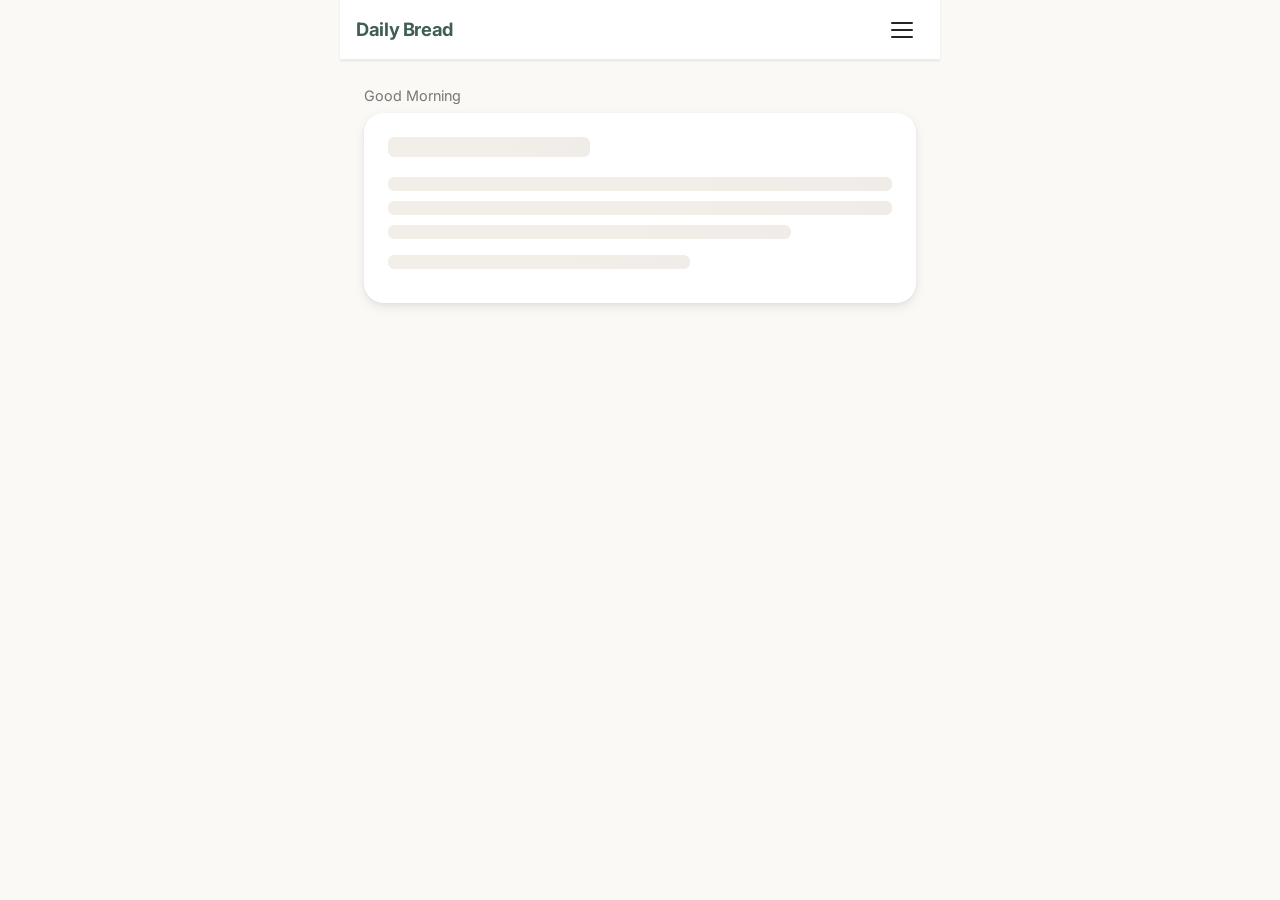
<file: index.html>
<!DOCTYPE html>
<html lang="en">
<head>
  <meta charset="UTF-8">
  <meta name="viewport" content="width=device-width, initial-scale=1.0">
  <meta name="description" content="Daily Bread — A fresh Biblical message every day. Read today's verse, devotional, or prayer.">
  <meta name="theme-color" content="#3F5F52">
  <title>Daily Bread — Today's Message</title>

  <!-- Fonts -->
  <link rel="preconnect" href="https://fonts.googleapis.com">
  <link rel="preconnect" href="https://fonts.gstatic.com" crossorigin>
  <link href="https://fonts.googleapis.com/css2?family=Inter:wght@300;400;500;600;700&family=Noto+Sans+Malayalam:wght@300;400;500;600;700&display=swap" rel="stylesheet">

  <!-- Styles -->
  <link rel="stylesheet" href="css/main.css">
  <link rel="stylesheet" href="css/components.css">

  <!-- Mobile & PWA -->
  <meta name="mobile-web-app-capable" content="yes">
  <meta name="apple-mobile-web-app-capable" content="yes">
  <meta name="apple-mobile-web-app-status-bar-style" content="default">
  <link rel="icon" type="image/png" href="assets/favicon.png">
  <link rel="apple-touch-icon" href="assets/apple-touch-icon.png">
  <link rel="manifest" href="manifest.json">
</head>
<body data-page="home">

  <!-- ─── Drawer Overlay ───────────────────────────────────────── -->
  <div class="drawer-overlay" id="drawer-overlay" role="presentation"></div>

  <!-- ─── Navigation Drawer ───────────────────────────────────── -->
  <nav class="drawer" id="app-drawer" role="navigation" aria-label="Main navigation">
    <div class="drawer-header">
      <div class="drawer-logo" data-i18n="appName">Daily Bread</div>
      <div class="drawer-tagline" data-i18n="tagline">God's Word, Every Day</div>
    </div>

    <ul class="drawer-nav" style="list-style:none">
      <li>
        <a href="index.html" data-nav="home" class="active" aria-current="page">
          <span class="nav-icon">🏠</span>
          <span data-i18n="home">Home</span>
        </a>
      </li>
      <li>
        <a href="counselling.html" data-nav="counselling">
          <span class="nav-icon">🕊️</span>
          <span data-i18n="counselling">Counselling</span>
        </a>
      </li>

      <li><div class="drawer-divider"></div></li>

      <li>
        <a href="#" onclick="return false;" style="cursor:default; padding-bottom:6px;">
          <span class="nav-icon">🌐</span>
          <span data-i18n="language">Language</span>
        </a>
        <div class="lang-toggle" style="padding: 0 24px 14px">
          <button class="lang-btn active" data-lang="en" onclick="window.switchLanguage('en')">English</button>
          <button class="lang-btn" data-lang="ml" onclick="window.switchLanguage('ml')">മലയാളം</button>
        </div>
      </li>

      <li>
        <a href="about.html" data-nav="about">
          <span class="nav-icon">ℹ️</span>
          <span data-i18n="about">About</span>
        </a>
      </li>
    </ul>

    <div class="drawer-footer">
      <p style="font-size:0.75rem;color:var(--text-light);text-align:center">
        Daily Bread © 2026
      </p>
    </div>
  </nav>

  <!-- ─── App Wrapper ──────────────────────────────────────────── -->
  <div class="app-wrapper">

    <!-- ─── Header ──────────────────────────────────────────────── -->
    <header class="app-header">
      <div class="logo" data-i18n="appName">Daily Bread</div>
      <button
        class="hamburger-btn"
        id="hamburger-btn"
        aria-label="Open navigation menu"
        aria-expanded="false"
        aria-controls="app-drawer"
      >
        <span></span>
        <span></span>
        <span></span>
      </button>
    </header>

    <!-- ─── Page Content ─────────────────────────────────────────── -->
    <main class="page-content">

      <!-- Notification Permission Banner -->
      <div class="notif-banner hidden" id="notif-permission-banner" role="complementary" aria-label="Notification permission">
        <div class="notif-banner-icon">🙏</div>
        <div class="notif-banner-text">
          <strong data-i18n="allowNotif">Prayer Reminders</strong>
          <p data-i18n="allowNotifSub">Allow notifications to receive the daily prayer reminder.</p>
        </div>
        <button class="notif-allow-btn" id="notif-allow-btn" data-i18n="allow">Allow</button>
        <button class="notif-dismiss-btn" id="notif-dismiss-btn" aria-label="Dismiss">✕</button>
      </div>

      <!-- Prayer Banner (shown during active prayer window) -->
      <div class="prayer-banner hidden" id="prayer-banner" role="complementary" aria-label="Prayer time">
        <div class="prayer-banner-icon">🙏</div>
        <div class="prayer-banner-text">
          <h3 data-i18n="prayerTitle">Prayer Time</h3>
          <p data-i18n="prayerBody">Take a moment to pause, pray, and be still.</p>
        </div>
        <button class="prayer-banner-close" id="prayer-dismiss" aria-label="Dismiss prayer banner">✕</button>
      </div>

      <!-- Greeting -->
      <p class="greeting" id="greeting">Good Evening</p>

      <!-- Message Container (dynamically populated) -->
      <div id="message-container" aria-live="polite" aria-label="Daily message">
        <!-- Skeleton shown while loading -->
        <div class="skeleton-card">
          <div class="skeleton skeleton-line w-40 h-20" style="margin-bottom:20px"></div>
          <div class="skeleton skeleton-line w-100"></div>
          <div class="skeleton skeleton-line w-100"></div>
          <div class="skeleton skeleton-line w-80"></div>
          <div class="skeleton skeleton-line w-60" style="margin-top:16px"></div>
        </div>
      </div>

    </main>
  </div>

  <!-- ─── App Script ────────────────────────────────────────────── -->
  <script type="module" src="js/app.js"></script>
</body>
</html>
</file>
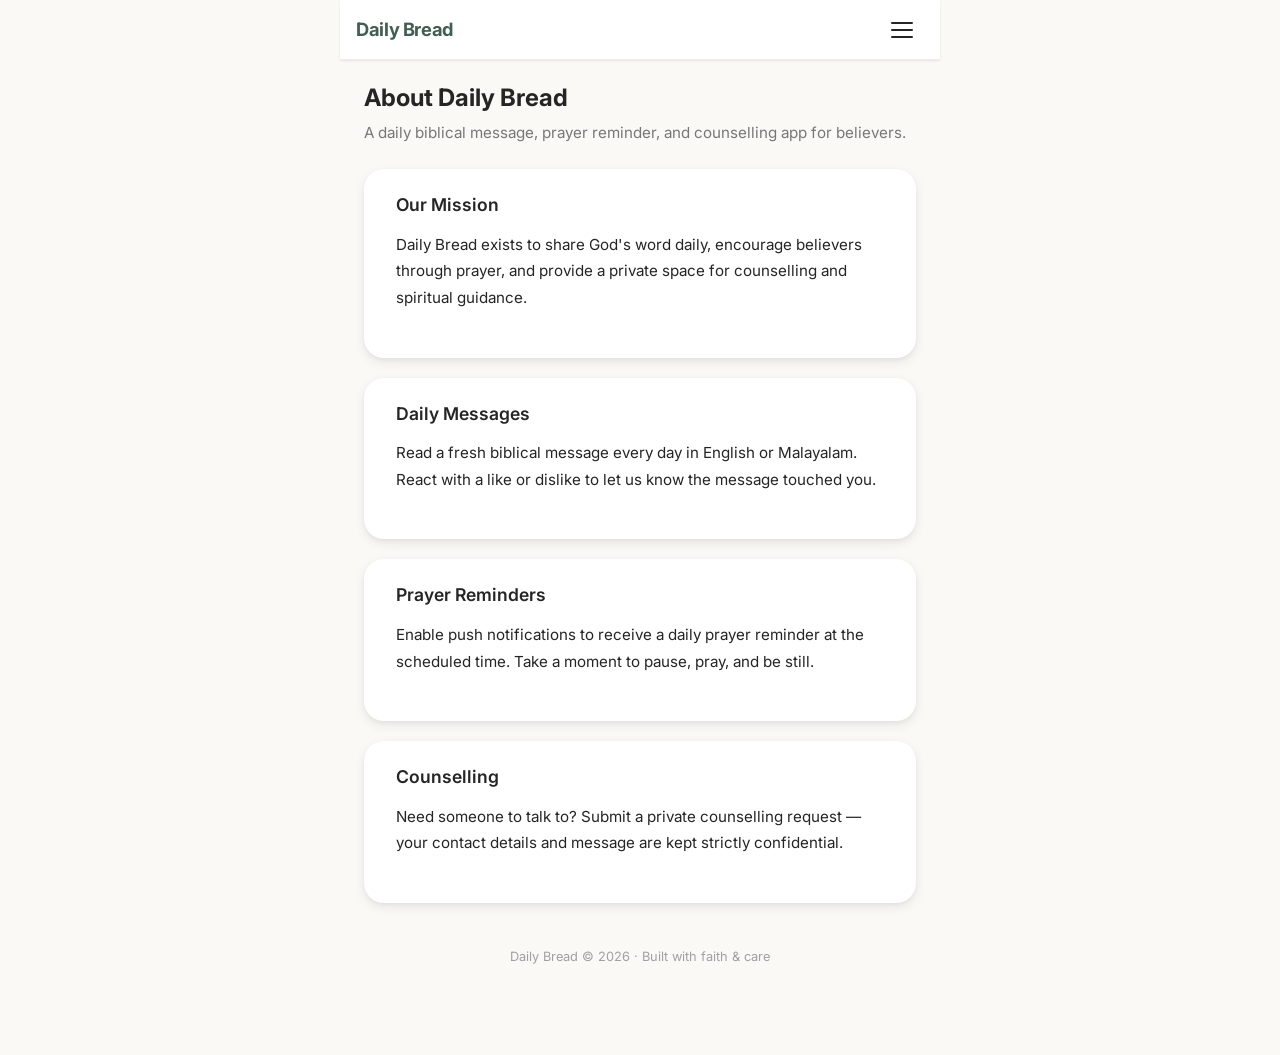
<file: about.html>
<!DOCTYPE html>
<html lang="en">
<head>
  <meta charset="UTF-8">
  <meta name="viewport" content="width=device-width, initial-scale=1.0">
  <meta name="description" content="Daily Bread — About. A daily biblical message, counselling, and prayer reminder app.">
  <meta name="theme-color" content="#3F5F52">
  <title>Daily Bread — About</title>

  <!-- Fonts -->
  <link rel="preconnect" href="https://fonts.googleapis.com">
  <link rel="preconnect" href="https://fonts.gstatic.com" crossorigin>
  <link href="https://fonts.googleapis.com/css2?family=Inter:wght@300;400;500;600;700&family=Noto+Sans+Malayalam:wght@300;400;500;600;700&display=swap" rel="stylesheet">

  <!-- Styles -->
  <link rel="stylesheet" href="css/main.css">
  <link rel="stylesheet" href="css/components.css">

  <!-- Mobile & PWA -->
  <meta name="mobile-web-app-capable" content="yes">
  <meta name="apple-mobile-web-app-capable" content="yes">
  <meta name="apple-mobile-web-app-status-bar-style" content="default">
  <link rel="icon" type="image/png" href="assets/favicon.png">
  <link rel="apple-touch-icon" href="assets/apple-touch-icon.png">
  <link rel="manifest" href="manifest.json">
</head>
<body data-page="about">

  <!-- ─── Drawer Overlay ───────────────────────────────────────── -->
  <div class="drawer-overlay" id="drawer-overlay" role="presentation"></div>

  <!-- ─── Navigation Drawer ───────────────────────────────────── -->
  <nav class="drawer" id="app-drawer" role="navigation" aria-label="Main navigation">
    <div class="drawer-header">
      <div class="drawer-logo" data-i18n="appName">Daily Bread</div>
      <div class="drawer-tagline" data-i18n="tagline">God's Word, Every Day</div>
    </div>

    <ul class="drawer-nav" style="list-style:none">
      <li>
        <a href="index.html" data-nav="home">
          <span class="nav-icon">🏠</span>
          <span data-i18n="home">Home</span>
        </a>
      </li>
      <li>
        <a href="counselling.html" data-nav="counselling">
          <span class="nav-icon">🕊️</span>
          <span data-i18n="counselling">Counselling</span>
        </a>
      </li>

      <li><div class="drawer-divider"></div></li>

      <li>
        <a href="#" onclick="return false;" style="cursor:default; padding-bottom:6px;">
          <span class="nav-icon">🌐</span>
          <span data-i18n="language">Language</span>
        </a>
        <div class="lang-toggle" style="padding: 0 24px 14px">
          <button class="lang-btn active" data-lang="en" onclick="window.switchLanguage('en')">English</button>
          <button class="lang-btn" data-lang="ml" onclick="window.switchLanguage('ml')">മലയാളം</button>
        </div>
      </li>

      <li>
        <a href="about.html" data-nav="about" class="active" aria-current="page">
          <span class="nav-icon">ℹ️</span>
          <span data-i18n="about">About</span>
        </a>
      </li>
    </ul>

    <div class="drawer-footer">
      <p style="font-size:0.75rem;color:var(--text-light);text-align:center">
        Daily Bread © 2026
      </p>
    </div>
  </nav>

  <!-- ─── App Wrapper ──────────────────────────────────────────── -->
  <div class="app-wrapper">

    <!-- ─── Header ──────────────────────────────────────────────── -->
    <header class="app-header">
      <div class="logo" data-i18n="appName">Daily Bread</div>
      <button
        class="hamburger-btn"
        id="hamburger-btn"
        aria-label="Open navigation menu"
        aria-expanded="false"
        aria-controls="app-drawer"
      >
        <span></span>
        <span></span>
        <span></span>
      </button>
    </header>

    <!-- ─── Page Content ─────────────────────────────────────────── -->
    <main class="page-content">

      <div class="counselling-header">
        <h1 data-i18n="aboutTitle">About Daily Bread</h1>
        <p data-i18n="aboutTagline">A daily biblical message, prayer reminder, and counselling app for believers.</p>
      </div>

      <div class="message-card" style="margin-top: 0;">
        <div class="message-body">
          <h2 class="message-title" style="font-size:1.1rem;" data-i18n="aboutMissionTitle">Our Mission</h2>
          <p class="message-content" style="font-size:0.95rem;" data-i18n="aboutMissionBody">
            Daily Bread exists to share God's word daily, encourage believers through prayer, and provide a private space for counselling and spiritual guidance.
          </p>
        </div>
      </div>

      <div class="message-card">
        <div class="message-body">
          <h2 class="message-title" style="font-size:1.1rem;" data-i18n="aboutMessagesTitle">Daily Messages</h2>
          <p class="message-content" style="font-size:0.95rem;" data-i18n="aboutMessagesBody">
            Read a fresh biblical message every day in English or Malayalam. React with a like or dislike to let us know the message touched you.
          </p>
        </div>
      </div>

      <div class="message-card">
        <div class="message-body">
          <h2 class="message-title" style="font-size:1.1rem;" data-i18n="aboutPrayerTitle">Prayer Reminders</h2>
          <p class="message-content" style="font-size:0.95rem;" data-i18n="aboutPrayerBody">
            Enable push notifications to receive a daily prayer reminder at the scheduled time. Take a moment to pause, pray, and be still.
          </p>
        </div>
      </div>

      <div class="message-card">
        <div class="message-body">
          <h2 class="message-title" style="font-size:1.1rem;" data-i18n="aboutCounsellingTitle">Counselling</h2>
          <p class="message-content" style="font-size:0.95rem;" data-i18n="aboutCounsellingBody">
            Need someone to talk to? Submit a private counselling request — your contact details and message are kept strictly confidential.
          </p>
        </div>
      </div>

      <div style="text-align:center; padding: 24px 0 8px; color: var(--text-light); font-size: 0.8rem;">
        Daily Bread © 2026 · Built with faith &amp; care
      </div>

    </main>
  </div>

  <!-- ─── App Script ────────────────────────────────────────────── -->
  <script type="module" src="js/app.js"></script>
</body>
</html>
</file>
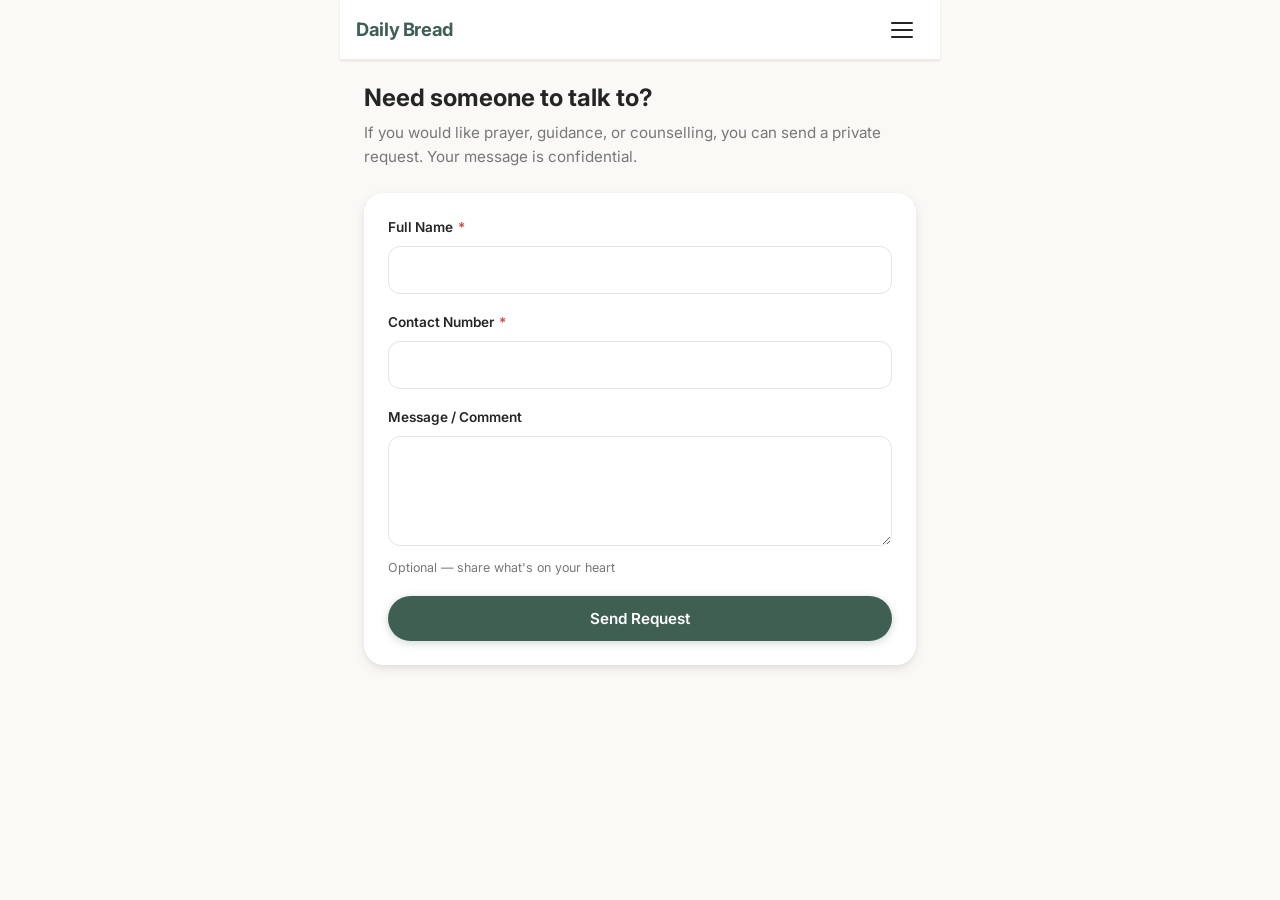
<file: counselling.html>
<!DOCTYPE html>
<html lang="en">
<head>
  <meta charset="UTF-8">
  <meta name="viewport" content="width=device-width, initial-scale=1.0">
  <meta name="description" content="Daily Bread — Counselling. Submit a private prayer or counselling request.">
  <meta name="theme-color" content="#3F5F52">
  <title>Daily Bread — Counselling</title>

  <link rel="preconnect" href="https://fonts.googleapis.com">
  <link rel="preconnect" href="https://fonts.gstatic.com" crossorigin>
  <link href="https://fonts.googleapis.com/css2?family=Inter:wght@300;400;500;600;700&family=Noto+Sans+Malayalam:wght@300;400;500;600;700&display=swap" rel="stylesheet">

  <link rel="stylesheet" href="css/main.css">
  <link rel="stylesheet" href="css/components.css">

  <!-- Mobile & PWA -->
  <meta name="mobile-web-app-capable" content="yes">
  <meta name="apple-mobile-web-app-capable" content="yes">
  <meta name="apple-mobile-web-app-status-bar-style" content="default">
  <link rel="icon" type="image/png" href="assets/favicon.png">
  <link rel="apple-touch-icon" href="assets/apple-touch-icon.png">
  <link rel="manifest" href="manifest.json">
</head>
<body data-page="counselling">

  <!-- Drawer Overlay -->
  <div class="drawer-overlay" id="drawer-overlay"></div>

  <!-- Navigation Drawer -->
  <nav class="drawer" id="app-drawer" role="navigation" aria-label="Main navigation">
    <div class="drawer-header">
      <div class="drawer-logo" data-i18n="appName">Daily Bread</div>
      <div class="drawer-tagline" data-i18n="tagline">God's Word, Every Day</div>
    </div>
    <ul class="drawer-nav" style="list-style:none">
      <li>
        <a href="index.html" data-nav="home">
          <span class="nav-icon">🏠</span>
          <span data-i18n="home">Home</span>
        </a>
      </li>
      <li>
        <a href="counselling.html" data-nav="counselling" class="active" aria-current="page">
          <span class="nav-icon">🕊️</span>
          <span data-i18n="counselling">Counselling</span>
        </a>
      </li>
      <li><div class="drawer-divider"></div></li>
      <li>
        <a href="#" onclick="return false;" style="cursor:default;padding-bottom:6px">
          <span class="nav-icon">🌐</span>
          <span data-i18n="language">Language</span>
        </a>
        <div class="lang-toggle" style="padding:0 24px 14px">
          <button class="lang-btn active" data-lang="en" onclick="window.switchLanguage('en')">English</button>
          <button class="lang-btn" data-lang="ml" onclick="window.switchLanguage('ml')">മലയാളം</button>
        </div>
      </li>
      <li>
        <a href="about.html" data-nav="about">
          <span class="nav-icon">ℹ️</span>
          <span data-i18n="about">About</span>
        </a>
      </li>
    </ul>
    <div class="drawer-footer">
      <p style="font-size:0.75rem;color:var(--text-light);text-align:center">Daily Bread © 2026</p>
    </div>
  </nav>

  <!-- App Wrapper -->
  <div class="app-wrapper">

    <!-- Header -->
    <header class="app-header">
      <div class="logo" data-i18n="appName">Daily Bread</div>
      <button class="hamburger-btn" id="hamburger-btn" aria-label="Open navigation menu" aria-expanded="false" aria-controls="app-drawer">
        <span></span>
        <span></span>
        <span></span>
      </button>
    </header>

    <!-- Page Content -->
    <main class="page-content">

      <!-- Counselling Header -->
      <div class="counselling-header">
        <h1 data-i18n="counsellingTitle">Need someone to talk to?</h1>
        <p data-i18n="counsellingDesc">If you would like prayer, guidance, or counselling, you can send a private request. Your message is confidential.</p>
      </div>

      <!-- Success Screen (hidden by default) -->
      <div class="success-screen" id="success-screen" aria-live="polite">
        <span class="success-icon">✅</span>
        <h2 data-i18n="successTitle">Request Submitted</h2>
        <p data-i18n="successMsg">Thank you for reaching out. Your request has been submitted. Someone will get in touch with you soon.</p>
        <button class="btn btn-outline" id="send-another-btn" data-i18n="sendAnother">Send Another Request</button>
      </div>

      <!-- Counselling Form Card -->
      <div class="counselling-card" id="form-card">
        <form id="counselling-form" novalidate>

          <!-- Full Name -->
          <div class="form-group">
            <label class="form-label" for="full-name">
              <span data-i18n="fullName">Full Name</span>
              <span class="form-required" aria-hidden="true">*</span>
            </label>
            <input
              class="form-input"
              type="text"
              id="full-name"
              name="full_name"
              autocomplete="name"
              required
              maxlength="100"
              aria-required="true"
              aria-describedby="full-name-error"
            >
            <div class="form-error-msg" id="full-name-error" role="alert"></div>
          </div>

          <!-- Contact Number -->
          <div class="form-group">
            <label class="form-label" for="contact-number">
              <span data-i18n="contactNumber">Contact Number</span>
              <span class="form-required" aria-hidden="true">*</span>
            </label>
            <input
              class="form-input"
              type="tel"
              id="contact-number"
              name="contact_number"
              autocomplete="tel"
              required
              maxlength="20"
              aria-required="true"
              aria-describedby="contact-number-error"
            >
            <div class="form-error-msg" id="contact-number-error" role="alert"></div>
          </div>

          <!-- Message / Comment (optional) -->
          <div class="form-group">
            <label class="form-label" for="comment">
              <span data-i18n="messageComment">Message / Comment</span>
            </label>
            <textarea
              class="form-textarea"
              id="comment"
              name="comment"
              maxlength="2000"
              aria-describedby="comment-hint"
            ></textarea>
            <div class="form-hint" id="comment-hint" data-i18n="messageOptional">
              Optional — share what's on your heart
            </div>
          </div>

          <!-- Submit Button -->
          <button class="btn btn-primary btn-full" type="submit" id="submit-btn">
            <span id="submit-spinner" style="display:none" class="spinner" aria-hidden="true"></span>
            <span id="submit-btn-text" data-i18n="sendRequest">Send Request</span>
          </button>

        </form>
      </div>

    </main>
  </div>

  <script type="module" src="js/app.js"></script>
</body>
</html>
</file>
<file: css/main.css>
/* ============================================================
   Daily Bread — Viewer App — Main CSS
   Design System: Minimal, Peaceful, Christian, Modern
   ============================================================ */

@import url('https://fonts.googleapis.com/css2?family=Inter:wght@300;400;500;600;700&family=Noto+Sans+Malayalam:wght@300;400;500;600;700&display=swap');

/* ─── CSS Custom Properties ─────────────────────────────────── */
:root {
  --bg:           #FAF9F6;
  --bg-alt:       #F2EFE9;
  --primary:      #3F5F52;
  --primary-dark: #2E4A3E;
  --primary-light:#5A8070;
  --secondary:    #D8C7A3;
  --secondary-dark:#C4AF88;
  --text:         #252525;
  --text-muted:   #777777;
  --text-light:   #A0A0A0;
  --card-bg:      #FFFFFF;
  --border:       #E8E4DE;
  --border-light: #F0EDE8;
  --error:        #C94C4C;
  --error-bg:     #FFF5F5;
  --success:      #4D8B5B;
  --success-bg:   #F0F7F1;
  --like-color:   #4D8B5B;
  --dislike-color:#C94C4C;
  --shadow-sm:    0 1px 3px rgba(0,0,0,0.06), 0 1px 2px rgba(0,0,0,0.04);
  --shadow-md:    0 4px 12px rgba(0,0,0,0.08), 0 2px 4px rgba(0,0,0,0.04);
  --shadow-lg:    0 10px 30px rgba(0,0,0,0.10), 0 4px 8px rgba(0,0,0,0.05);
  --radius-sm:    6px;
  --radius-md:    12px;
  --radius-lg:    20px;
  --radius-full:  9999px;
  --transition:   0.2s ease;
  --font-en:      'Inter', system-ui, sans-serif;
  --font-ml:      'Noto Sans Malayalam', 'Inter', sans-serif;
  --header-h:     60px;
}

/* ─── Reset & Base ──────────────────────────────────────────── */
*, *::before, *::after { box-sizing: border-box; margin: 0; padding: 0; }

html {
  font-size: 16px;
  scroll-behavior: smooth;
  -webkit-text-size-adjust: 100%;
}

body {
  font-family: var(--font-en);
  background-color: var(--bg);
  color: var(--text);
  line-height: 1.6;
  min-height: 100vh;
  overflow-x: hidden;
}

body.lang-ml { font-family: var(--font-ml); }

img { max-width: 100%; height: auto; display: block; }
a { color: var(--primary); text-decoration: none; }
a:hover { text-decoration: underline; }
button { cursor: pointer; border: none; background: none; font-family: inherit; }
input, textarea, select { font-family: inherit; }

/* ─── Typography ────────────────────────────────────────────── */
h1 { font-size: 1.75rem; font-weight: 700; line-height: 1.2; }
h2 { font-size: 1.4rem;  font-weight: 600; line-height: 1.3; }
h3 { font-size: 1.15rem; font-weight: 600; line-height: 1.4; }
p  { font-size: 1rem; color: var(--text); }

/* ─── Layout ────────────────────────────────────────────────── */
.app-wrapper {
  display: flex;
  flex-direction: column;
  min-height: 100vh;
  max-width: 600px;
  margin: 0 auto;
  position: relative;
}

.page-content {
  flex: 1;
  padding: 0 16px 80px;
  padding-top: calc(var(--header-h) + 16px);
}

/* ─── Header ────────────────────────────────────────────────── */
.app-header {
  position: fixed;
  top: 0;
  left: 50%;
  transform: translateX(-50%);
  width: 100%;
  max-width: 600px;
  height: var(--header-h);
  background: var(--card-bg);
  border-bottom: 1px solid var(--border-light);
  display: flex;
  align-items: center;
  justify-content: space-between;
  padding: 0 16px;
  z-index: 100;
  box-shadow: var(--shadow-sm);
}

.app-header .logo {
  font-size: 1.15rem;
  font-weight: 700;
  color: var(--primary);
  letter-spacing: -0.02em;
}

.hamburger-btn {
  width: 44px;
  height: 44px;
  display: flex;
  flex-direction: column;
  justify-content: center;
  align-items: center;
  gap: 5px;
  border-radius: var(--radius-sm);
  transition: background var(--transition);
}
.hamburger-btn:hover { background: var(--bg-alt); }
.hamburger-btn span {
  display: block;
  width: 22px;
  height: 2px;
  background: var(--text);
  border-radius: 2px;
  transition: transform var(--transition), opacity var(--transition);
}

/* ─── Drawer Overlay ────────────────────────────────────────── */
.drawer-overlay {
  position: fixed;
  inset: 0;
  background: rgba(0,0,0,0.4);
  z-index: 200;
  opacity: 0;
  pointer-events: none;
  transition: opacity 0.25s ease;
}
.drawer-overlay.open { opacity: 1; pointer-events: all; }

.drawer {
  position: fixed;
  top: 0;
  left: 0;
  bottom: 0;
  width: 280px;
  background: var(--card-bg);
  z-index: 201;
  transform: translateX(-100%);
  transition: transform 0.28s cubic-bezier(0.4, 0, 0.2, 1);
  display: flex;
  flex-direction: column;
  overflow-y: auto;
}
.drawer.open { transform: translateX(0); }

.drawer-header {
  padding: 40px 24px 20px;
  border-bottom: 1px solid var(--border-light);
}
.drawer-header .drawer-logo {
  font-size: 1.3rem;
  font-weight: 700;
  color: var(--primary);
}
.drawer-header .drawer-tagline {
  font-size: 0.8rem;
  color: var(--text-muted);
  margin-top: 4px;
}

.drawer-nav {
  flex: 1;
  padding: 16px 0;
}
.drawer-nav a {
  display: flex;
  align-items: center;
  gap: 14px;
  padding: 14px 24px;
  font-size: 1rem;
  font-weight: 500;
  color: var(--text);
  transition: background var(--transition), color var(--transition);
  text-decoration: none;
}
.drawer-nav a:hover, .drawer-nav a.active {
  background: var(--bg-alt);
  color: var(--primary);
}
.drawer-nav a .nav-icon { font-size: 1.2rem; width: 24px; text-align: center; }
.drawer-divider { height: 1px; background: var(--border-light); margin: 8px 16px; }

.drawer-footer {
  padding: 16px 24px 32px;
  border-top: 1px solid var(--border-light);
}

/* ─── Language Toggle in Drawer ─────────────────────────────── */
.lang-toggle {
  display: flex;
  gap: 8px;
  margin-top: 8px;
}
.lang-btn {
  flex: 1;
  padding: 8px 12px;
  border-radius: var(--radius-sm);
  border: 1.5px solid var(--border);
  font-size: 0.85rem;
  font-weight: 500;
  color: var(--text-muted);
  background: transparent;
  transition: all var(--transition);
}
.lang-btn.active {
  border-color: var(--primary);
  color: var(--primary);
  background: rgba(63, 95, 82, 0.07);
}

/* ─── Greeting ──────────────────────────────────────────────── */
.greeting {
  font-size: 0.9rem;
  color: var(--text-muted);
  margin-bottom: 6px;
  font-weight: 400;
}

/* ─── Message Card ──────────────────────────────────────────── */
.message-card {
  background: var(--card-bg);
  border-radius: var(--radius-lg);
  box-shadow: var(--shadow-md);
  overflow: hidden;
  margin-bottom: 20px;
}

.message-card-label {
  font-size: 0.7rem;
  font-weight: 700;
  letter-spacing: 0.12em;
  text-transform: uppercase;
  color: var(--primary);
  padding: 18px 24px 0;
}

.message-image {
  width: 100%;
  max-height: 240px;
  object-fit: cover;
}

.message-body {
  padding: 20px 24px 24px;
}

.message-title {
  font-size: 1.15rem;
  font-weight: 600;
  color: var(--text);
  margin-bottom: 14px;
  line-height: 1.4;
}

.message-content {
  font-size: 1.1rem;
  line-height: 1.75;
  color: var(--text);
  margin-bottom: 18px;
  white-space: pre-wrap;
}

.message-reference {
  font-size: 0.9rem;
  color: var(--primary);
  font-weight: 500;
  font-style: italic;
  display: flex;
  align-items: center;
  gap: 6px;
}
.message-reference::before {
  content: '—';
  color: var(--secondary-dark);
}

.message-divider {
  border: none;
  border-top: 1px solid var(--border-light);
  margin: 18px 0;
}

/* ─── Reaction Bar ──────────────────────────────────────────── */
.reaction-bar {
  display: flex;
  align-items: center;
  gap: 12px;
  padding: 0 24px 20px;
}

.reaction-label {
  font-size: 0.8rem;
  color: var(--text-muted);
  flex: 1;
}

.reaction-btn {
  display: flex;
  align-items: center;
  gap: 6px;
  padding: 8px 16px;
  border-radius: var(--radius-full);
  border: 1.5px solid var(--border);
  background: transparent;
  font-size: 0.9rem;
  font-weight: 500;
  color: var(--text-muted);
  transition: all var(--transition);
  min-width: 80px;
  justify-content: center;
}

.reaction-btn:hover {
  border-color: var(--primary);
  color: var(--primary);
  background: rgba(63, 95, 82, 0.06);
}

.reaction-btn.active-like {
  border-color: var(--like-color);
  color: var(--like-color);
  background: rgba(77, 139, 91, 0.08);
}

.reaction-btn.active-dislike {
  border-color: var(--dislike-color);
  color: var(--dislike-color);
  background: rgba(201, 76, 76, 0.08);
}

.reaction-btn .reaction-emoji { font-size: 1.1rem; }

/* ─── Prayer Banner ─────────────────────────────────────────── */
.prayer-banner {
  background: linear-gradient(135deg, var(--primary) 0%, var(--primary-dark) 100%);
  border-radius: var(--radius-md);
  padding: 18px 20px;
  margin-bottom: 20px;
  display: flex;
  align-items: flex-start;
  gap: 14px;
  color: white;
  position: relative;
}

.prayer-banner.hidden { display: none; }

.prayer-banner-icon { font-size: 1.6rem; flex-shrink: 0; margin-top: 2px; }

.prayer-banner-text h3 {
  font-size: 1rem;
  font-weight: 600;
  margin-bottom: 4px;
  color: white;
}
.prayer-banner-text p {
  font-size: 0.85rem;
  color: rgba(255,255,255,0.85);
  line-height: 1.5;
}

.prayer-banner-close {
  position: absolute;
  top: 12px;
  right: 14px;
  background: rgba(255,255,255,0.15);
  border: none;
  color: white;
  width: 28px;
  height: 28px;
  border-radius: 50%;
  font-size: 0.9rem;
  display: flex;
  align-items: center;
  justify-content: center;
  cursor: pointer;
  transition: background var(--transition);
}
.prayer-banner-close:hover { background: rgba(255,255,255,0.25); }

/* ─── Loading Skeleton ──────────────────────────────────────── */
.skeleton {
  background: linear-gradient(90deg, var(--bg-alt) 25%, var(--border-light) 50%, var(--bg-alt) 75%);
  background-size: 200% 100%;
  animation: skeleton-shimmer 1.5s infinite;
  border-radius: var(--radius-sm);
}

@keyframes skeleton-shimmer {
  0%   { background-position: 200% 0; }
  100% { background-position: -200% 0; }
}

.skeleton-card {
  background: var(--card-bg);
  border-radius: var(--radius-lg);
  box-shadow: var(--shadow-md);
  padding: 24px;
  margin-bottom: 20px;
}
.skeleton-line { height: 14px; margin-bottom: 10px; }
.skeleton-line.w-40 { width: 40%; }
.skeleton-line.w-60 { width: 60%; }
.skeleton-line.w-80 { width: 80%; }
.skeleton-line.w-100 { width: 100%; }
.skeleton-line.h-20 { height: 20px; }
.skeleton-line.h-60 { height: 60px; }

/* ─── Empty State ────────────────────────────────────────────── */
.empty-state {
  text-align: center;
  padding: 60px 24px;
}
.empty-state .empty-icon { font-size: 3rem; margin-bottom: 16px; opacity: 0.5; }
.empty-state h3 { font-size: 1.1rem; color: var(--text-muted); margin-bottom: 8px; }
.empty-state p { font-size: 0.9rem; color: var(--text-light); }

/* ─── Error State ────────────────────────────────────────────── */
.error-state {
  background: var(--error-bg);
  border: 1px solid rgba(201, 76, 76, 0.2);
  border-radius: var(--radius-md);
  padding: 20px 24px;
  margin-bottom: 16px;
}
.error-state p { color: var(--error); font-size: 0.9rem; }
.retry-btn {
  margin-top: 12px;
  padding: 8px 20px;
  background: var(--error);
  color: white;
  border-radius: var(--radius-full);
  font-size: 0.85rem;
  font-weight: 500;
  transition: opacity var(--transition);
}
.retry-btn:hover { opacity: 0.85; }

/* ─── Refresh Button ─────────────────────────────────────────── */
.refresh-btn {
  display: flex;
  align-items: center;
  gap: 8px;
  margin: 0 auto 16px;
  padding: 8px 20px;
  border-radius: var(--radius-full);
  border: 1.5px solid var(--border);
  color: var(--text-muted);
  font-size: 0.85rem;
  font-weight: 500;
  background: var(--card-bg);
  transition: all var(--transition);
}
.refresh-btn:hover { border-color: var(--primary); color: var(--primary); }
.refresh-btn.loading .refresh-icon { animation: spin 1s linear infinite; }
@keyframes spin { to { transform: rotate(360deg); } }

/* ─── Toast Notification ─────────────────────────────────────── */
.toast {
  position: fixed;
  bottom: 24px;
  left: 50%;
  transform: translateX(-50%) translateY(100px);
  background: var(--text);
  color: white;
  padding: 12px 24px;
  border-radius: var(--radius-full);
  font-size: 0.9rem;
  font-weight: 500;
  z-index: 300;
  transition: transform 0.3s cubic-bezier(0.34, 1.56, 0.64, 1);
  white-space: nowrap;
  box-shadow: var(--shadow-lg);
  max-width: 90vw;
  text-align: center;
}
.toast.show { transform: translateX(-50%) translateY(0); }
.toast.success { background: var(--success); }
.toast.error   { background: var(--error); }

/* ─── Notification Permission Banner ────────────────────────── */
.notif-banner {
  background: var(--bg-alt);
  border: 1px solid var(--border);
  border-radius: var(--radius-md);
  padding: 16px 18px;
  margin-bottom: 16px;
  display: flex;
  align-items: center;
  gap: 14px;
}
.notif-banner.hidden { display: none; }
.notif-banner-icon { font-size: 1.4rem; flex-shrink: 0; }
.notif-banner-text { flex: 1; }
.notif-banner-text p { font-size: 0.85rem; color: var(--text-muted); }
.notif-banner-text strong { color: var(--text); display: block; margin-bottom: 2px; }
.notif-allow-btn {
  padding: 8px 16px;
  background: var(--primary);
  color: white;
  border-radius: var(--radius-full);
  font-size: 0.8rem;
  font-weight: 600;
  white-space: nowrap;
  transition: background var(--transition);
}
.notif-allow-btn:hover { background: var(--primary-dark); }
.notif-dismiss-btn {
  padding: 6px;
  color: var(--text-light);
  font-size: 1rem;
  flex-shrink: 0;
}
</file>
<file: css/components.css>
/* ============================================================
   Daily Bread — Viewer App — Components CSS
   Counselling Form, About, Buttons, Forms
   ============================================================ */

/* ─── Buttons ───────────────────────────────────────────────── */
.btn {
  display: inline-flex;
  align-items: center;
  justify-content: center;
  gap: 8px;
  padding: 13px 28px;
  border-radius: var(--radius-full);
  font-size: 0.95rem;
  font-weight: 600;
  transition: all 0.2s ease;
  cursor: pointer;
  border: none;
  text-decoration: none;
}

.btn-primary {
  background: var(--primary);
  color: white;
  box-shadow: 0 2px 8px rgba(63, 95, 82, 0.25);
}
.btn-primary:hover { background: var(--primary-dark); box-shadow: 0 4px 14px rgba(63, 95, 82, 0.35); transform: translateY(-1px); }
.btn-primary:active { transform: translateY(0); }

.btn-outline {
  background: transparent;
  color: var(--primary);
  border: 1.5px solid var(--primary);
}
.btn-outline:hover { background: rgba(63,95,82,0.06); }

.btn-full { width: 100%; }

.btn:disabled, .btn.loading {
  opacity: 0.6;
  cursor: not-allowed;
  pointer-events: none;
}

.btn .spinner {
  width: 16px;
  height: 16px;
  border: 2px solid rgba(255,255,255,0.4);
  border-top-color: white;
  border-radius: 50%;
  animation: spin 0.8s linear infinite;
}

/* ─── Form Elements ─────────────────────────────────────────── */
.form-group {
  margin-bottom: 18px;
}

.form-label {
  display: block;
  font-size: 0.85rem;
  font-weight: 600;
  color: var(--text);
  margin-bottom: 7px;
}

.form-required { color: var(--error); margin-left: 2px; }

.form-input, .form-textarea {
  width: 100%;
  padding: 13px 16px;
  border: 1.5px solid var(--border);
  border-radius: var(--radius-md);
  font-size: 1rem;
  font-family: inherit;
  color: var(--text);
  background: var(--card-bg);
  transition: border-color 0.2s ease, box-shadow 0.2s ease;
  outline: none;
  appearance: none;
}

.form-input:focus, .form-textarea:focus {
  border-color: var(--primary);
  box-shadow: 0 0 0 3px rgba(63, 95, 82, 0.1);
}

.form-input.error, .form-textarea.error {
  border-color: var(--error);
  box-shadow: 0 0 0 3px rgba(201, 76, 76, 0.1);
}

.form-textarea {
  resize: vertical;
  min-height: 110px;
  line-height: 1.6;
}

.form-error-msg {
  font-size: 0.78rem;
  color: var(--error);
  margin-top: 5px;
  display: none;
}
.form-error-msg.show { display: block; }

.form-hint {
  font-size: 0.78rem;
  color: var(--text-muted);
  margin-top: 5px;
}

/* ─── Counselling Page ──────────────────────────────────────── */
.counselling-header {
  margin-bottom: 24px;
}

.counselling-header h1 {
  font-size: 1.5rem;
  font-weight: 700;
  color: var(--text);
  margin-bottom: 8px;
}

.counselling-header p {
  font-size: 0.95rem;
  color: var(--text-muted);
  line-height: 1.6;
}

.counselling-card {
  background: var(--card-bg);
  border-radius: var(--radius-lg);
  box-shadow: var(--shadow-md);
  padding: 24px;
}

/* ─── Success Screen ─────────────────────────────────────────── */
.success-screen {
  display: none;
  text-align: center;
  padding: 40px 24px;
}
.success-screen.show { display: block; }
.success-screen .success-icon {
  font-size: 3.5rem;
  margin-bottom: 16px;
  display: block;
}
.success-screen h2 {
  font-size: 1.3rem;
  color: var(--success);
  margin-bottom: 10px;
}
.success-screen p {
  font-size: 0.95rem;
  color: var(--text-muted);
  line-height: 1.6;
  margin-bottom: 24px;
}

/* ─── About Page ─────────────────────────────────────────────── */
.about-card {
  background: var(--card-bg);
  border-radius: var(--radius-lg);
  box-shadow: var(--shadow-md);
  padding: 28px 24px;
  text-align: center;
}
.about-icon { font-size: 3rem; margin-bottom: 16px; }
.about-card h2 { color: var(--primary); margin-bottom: 12px; }
.about-card p { color: var(--text-muted); font-size: 0.95rem; line-height: 1.7; margin-bottom: 12px; }

/* ─── Page Section Header ────────────────────────────────────── */
.section-header {
  margin-bottom: 20px;
}
.section-header h1 {
  font-size: 1.6rem;
  font-weight: 700;
  color: var(--text);
}
.section-header p {
  color: var(--text-muted);
  font-size: 0.9rem;
  margin-top: 4px;
}

/* ─── Meta Date ──────────────────────────────────────────────── */
.message-meta {
  font-size: 0.78rem;
  color: var(--text-light);
  margin-top: 14px;
  display: flex;
  align-items: center;
  gap: 6px;
}

/* ─── Scroll to top button ───────────────────────────────────── */
.scroll-top-btn {
  position: fixed;
  bottom: 24px;
  right: 16px;
  width: 44px;
  height: 44px;
  background: var(--primary);
  color: white;
  border-radius: 50%;
  display: flex;
  align-items: center;
  justify-content: center;
  font-size: 1.2rem;
  box-shadow: var(--shadow-md);
  opacity: 0;
  pointer-events: none;
  transition: all 0.3s ease;
  z-index: 50;
}
.scroll-top-btn.visible { opacity: 1; pointer-events: all; }

/* ─── Responsive ─────────────────────────────────────────────── */
@media (max-width: 380px) {
  :root { font-size: 14px; }
  .page-content { padding: 0 12px 80px; padding-top: calc(var(--header-h) + 12px); }
  .message-body { padding: 16px 18px 20px; }
  .reaction-bar { padding: 0 18px 16px; gap: 8px; }
  .reaction-btn { padding: 7px 12px; font-size: 0.85rem; min-width: 70px; }
}

@media (min-width: 480px) {
  .page-content { padding: 0 24px 80px; padding-top: calc(var(--header-h) + 24px); }
  .message-body { padding: 24px 32px 28px; }
  .reaction-bar { padding: 0 32px 24px; }
}
</file>
